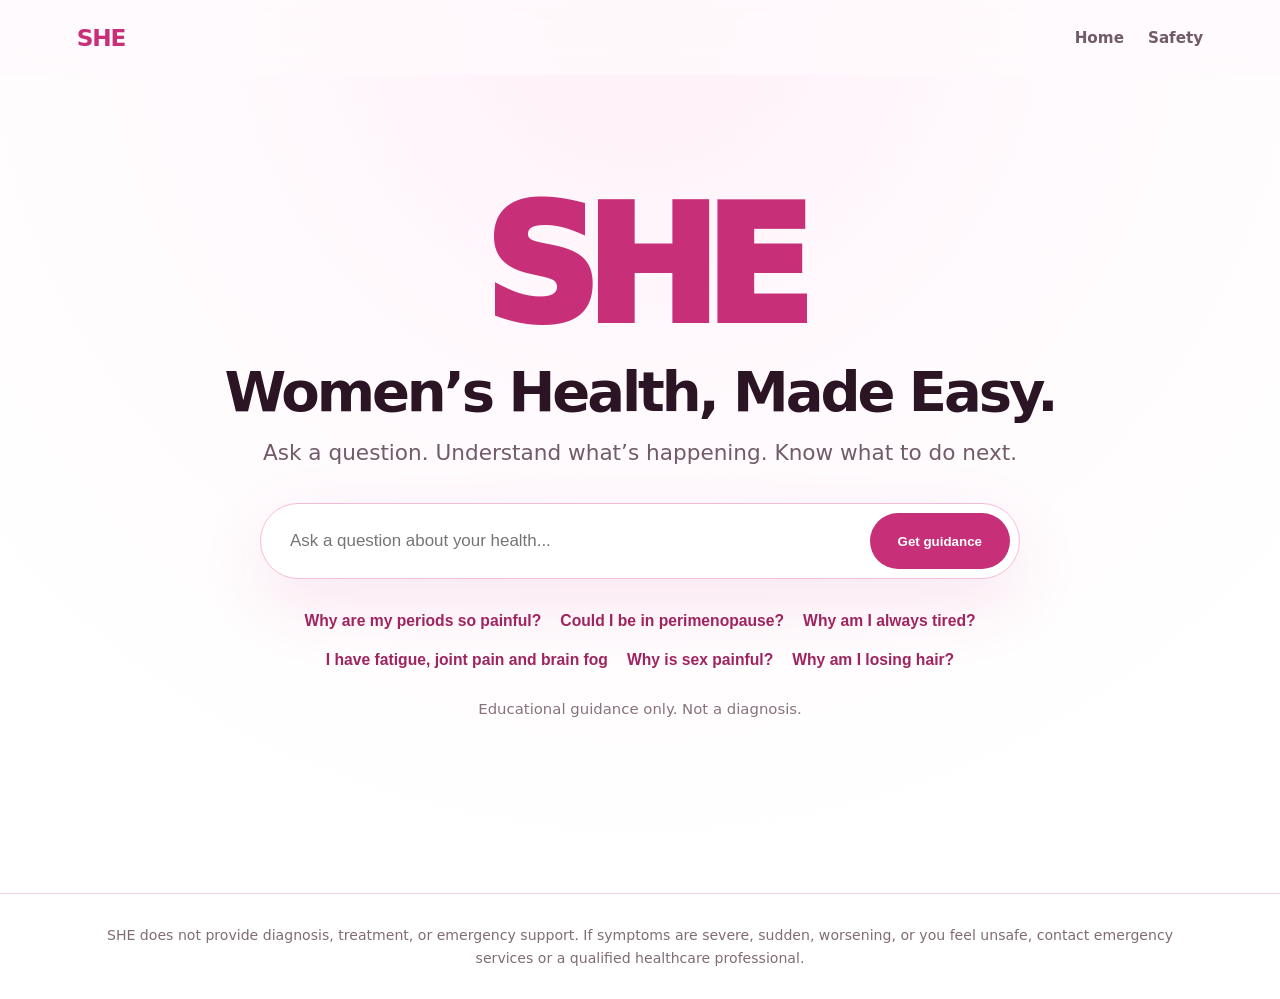
<file: index.html>
<!DOCTYPE html>
<html lang="en">
<head>
  <meta charset="UTF-8" />
  <meta name="viewport" content="width=device-width, initial-scale=1.0" />
  <title>SHE | Women's Health Made Easy</title>
  <link rel="stylesheet" href="style.css" />
</head>
<body>
  <header class="site-header">
    <a class="brand" href="#" onclick="startOver()">SHE</a>
    <nav>
      <a href="#" onclick="startOver()">Home</a>
      <a href="#safety">Safety</a>
    </nav>
  </header>

  <main>
    <section class="hero" id="hero">
      <div class="hero-inner">
        <h1>SHE</h1>
        <p class="headline">Women’s Health, Made Easy.</p>
        <p class="subheadline">Ask a question. Understand what’s happening. Know what to do next.</p>

        <form class="search-wrap" onsubmit="event.preventDefault(); runSearch();">
          <input id="searchInput" type="text" autocomplete="off" placeholder="Ask a question about your health..." />
          <button type="submit">Get guidance</button>
        </form>

        <div class="examples" aria-label="Example searches">
          <button onclick="setQuestion('Why are my periods so painful?')">Why are my periods so painful?</button>
          <button onclick="setQuestion('Could I be in perimenopause?')">Could I be in perimenopause?</button>
          <button onclick="setQuestion('Why am I always tired?')">Why am I always tired?</button>
          <button onclick="setQuestion('I have fatigue, joint pain and brain fog')">I have fatigue, joint pain and brain fog</button>
          <button onclick="setQuestion('Why is sex painful?')">Why is sex painful?</button>
          <button onclick="setQuestion('Why am I losing hair?')">Why am I losing hair?</button>
        </div>

        <p class="trust-line">Educational guidance only. Not a diagnosis.</p>
      </div>
    </section>

    <section class="results" id="results" aria-live="polite">
      <div class="results-top">
        <button class="ghost-btn" onclick="startOver()">← Ask another question</button>
      </div>

      <article class="answer-card intro-card">
        <p class="eyebrow">Your concern</p>
        <h2 id="resultTitle">SHE guidance</h2>
        <p id="concernSummary"></p>
      </article>

      <article class="answer-card">
        <h3>Understanding what may be happening</h3>
        <div id="understanding"></div>
      </article>

      <article class="answer-card thinking-card">
        <h3>Things worth thinking about</h3>
        <p class="small-note">You do not need to answer everything now. These prompts are here to help you notice patterns and explain your concern more clearly.</p>
        <div class="thinking-list" id="thinkingList"></div>
      </article>

      <article class="answer-card">
        <h3>Possible explanations to explore</h3>
        <p class="small-note">This is not a diagnosis. These are possible areas that may be worth discussing with a healthcare professional.</p>
        <div class="explore-grid" id="areas"></div>
      </article>

      <article class="answer-card">
        <h3>Questions you could ask</h3>
        <ul id="questions"></ul>
      </article>

      <article class="answer-card highlight-card">
        <h3>Ready for your appointment</h3>
        <p id="appointment"></p>
        <button class="copy-btn" onclick="copySummary()">Copy summary</button>
      </article>

      <article class="answer-card">
        <h3>Things you can do now</h3>
        <ul id="helps"></ul>
      </article>

      <article class="answer-card">
        <h3>Where you might go next</h3>
        <p id="services"></p>
      </article>

      <article class="answer-card urgent-card" id="urgentCard">
        <h3>Seek medical attention sooner if</h3>
        <p id="urgent"></p>
      </article>
    </section>
  </main>

  <footer id="safety">
    SHE does not provide diagnosis, treatment, or emergency support. If symptoms are severe, sudden, worsening, or you feel unsafe, contact emergency services or a qualified healthcare professional.
  </footer>

  <script src="script.js"></script>
</body>
</html>
</file>
<file: style.css>
:root {
  --pink: #c72f78;
  --pink-dark: #9f245f;
  --pink-soft: #fff3f8;
  --pink-border: #f4bdd5;
  --ink: #2b1423;
  --muted: #725b68;
  --cream: #fffafd;
  --white: #ffffff;
  --shadow: 0 24px 70px rgba(199, 47, 120, 0.11);
}

* { box-sizing: border-box; margin: 0; padding: 0; }

body {
  min-height: 100vh;
  font-family: Inter, ui-sans-serif, system-ui, -apple-system, BlinkMacSystemFont, "Segoe UI", Arial, sans-serif;
  color: var(--ink);
  background: radial-gradient(circle at top, #fff0f7 0, #fffafd 36%, #ffffff 74%);
}

.site-header {
  width: 100%;
  padding: 24px clamp(20px, 6vw, 78px);
  display: flex;
  align-items: center;
  justify-content: space-between;
  position: sticky;
  top: 0;
  z-index: 10;
  backdrop-filter: blur(18px);
  background: rgba(255, 250, 253, 0.74);
}

.brand {
  color: var(--pink);
  text-decoration: none;
  font-size: 1.45rem;
  font-weight: 900;
  letter-spacing: -0.05em;
}

nav { display: flex; gap: 24px; }
nav a {
  color: var(--muted);
  text-decoration: none;
  font-weight: 700;
  font-size: 0.95rem;
}

.hero {
  min-height: calc(100vh - 82px);
  display: grid;
  place-items: center;
  padding: 42px 20px 90px;
}

.hero-inner {
  width: min(880px, 100%);
  text-align: center;
}

h1 {
  font-size: clamp(5rem, 17vw, 10rem);
  line-height: 0.82;
  color: var(--pink);
  font-weight: 950;
  letter-spacing: -0.09em;
  margin-bottom: 30px;
}

.headline {
  font-size: clamp(1.8rem, 4.5vw, 3.5rem);
  font-weight: 900;
  letter-spacing: -0.055em;
  line-height: 1.02;
  margin-bottom: 16px;
}

.subheadline {
  color: var(--muted);
  font-size: clamp(1.05rem, 2vw, 1.35rem);
  line-height: 1.55;
  margin-bottom: 34px;
}

.search-wrap {
  width: min(760px, 100%);
  margin: 0 auto;
  padding: 9px;
  border: 1px solid var(--pink-border);
  background: rgba(255, 255, 255, 0.96);
  box-shadow: var(--shadow);
  border-radius: 999px;
  display: flex;
  gap: 8px;
}

.search-wrap input {
  flex: 1;
  border: 0;
  outline: 0;
  background: transparent;
  padding: 18px 20px;
  font-size: 1.06rem;
  color: var(--ink);
}

.search-wrap button, .copy-btn {
  border: 0;
  background: var(--pink);
  color: white;
  padding: 0 28px;
  border-radius: 999px;
  font-weight: 850;
  cursor: pointer;
  transition: transform .18s ease, background .18s ease;
}

.search-wrap button:hover, .copy-btn:hover { transform: translateY(-1px); background: var(--pink-dark); }

.examples {
  margin: 28px auto 0;
  width: min(760px, 100%);
  display: flex;
  flex-wrap: wrap;
  gap: 11px;
  justify-content: center;
}

.examples button {
  border: 0;
  background: transparent;
  color: var(--pink-dark);
  font-size: 0.98rem;
  font-weight: 750;
  cursor: pointer;
  padding: 5px 4px;
}

.examples button:hover { text-decoration: underline; }

.trust-line {
  margin-top: 26px;
  color: #88717d;
  font-size: 0.93rem;
}

.results {
  display: none;
  width: min(980px, calc(100% - 34px));
  margin: 0 auto;
  padding: 34px 0 90px;
}

.results.active { display: block; }

.results-top { margin-bottom: 18px; }

.ghost-btn {
  border: 1px solid var(--pink-border);
  background: white;
  color: var(--pink-dark);
  border-radius: 999px;
  padding: 12px 16px;
  font-weight: 800;
  cursor: pointer;
}

.answer-card {
  background: rgba(255,255,255,0.96);
  border: 1px solid var(--pink-border);
  border-radius: 28px;
  padding: clamp(22px, 4vw, 34px);
  margin-bottom: 18px;
  box-shadow: 0 14px 42px rgba(199, 47, 120, 0.055);
}

.intro-card {
  background: linear-gradient(135deg, #fff, #fff3f8);
}

.eyebrow {
  text-transform: uppercase;
  letter-spacing: .15em;
  font-size: .76rem;
  font-weight: 900;
  color: var(--muted);
  margin-bottom: 10px;
}

.answer-card h2 {
  font-size: clamp(2rem, 5vw, 3.2rem);
  letter-spacing: -0.055em;
  line-height: 1.04;
  margin-bottom: 18px;
}

.answer-card h3 {
  color: var(--pink);
  font-size: 1.35rem;
  letter-spacing: -0.025em;
  margin-bottom: 14px;
}

.answer-card p, .answer-card li {
  color: #3f2936;
  line-height: 1.78;
  font-size: 1.02rem;
}

.answer-card ul { padding-left: 22px; }
.answer-card li { margin: 8px 0; }

.small-note {
  color: var(--muted) !important;
  font-size: .95rem !important;
  margin-bottom: 18px;
}

.explore-grid {
  display: grid;
  grid-template-columns: repeat(2, minmax(0, 1fr));
  gap: 14px;
}

.explore-item {
  background: var(--pink-soft);
  border: 1px solid #f8d3e4;
  border-radius: 20px;
  padding: 18px;
}

.explore-item strong {
  display: block;
  color: var(--pink-dark);
  margin-bottom: 8px;
}

.highlight-card {
  background: #fff7fb;
}

.copy-btn {
  margin-top: 18px;
  padding: 14px 20px;
}

.urgent-card {
  border-color: #ffc9d4;
  background: #fffafa;
}

footer {
  border-top: 1px solid #f7d7e5;
  color: #806b76;
  font-size: .88rem;
  line-height: 1.6;
  padding: 30px clamp(20px, 6vw, 78px);
  text-align: center;
}

@media (max-width: 720px) {
  .site-header { padding: 18px 20px; }
  nav { gap: 14px; }
  nav a { font-size: .9rem; }
  .hero { align-items: start; padding-top: 84px; }
  h1 { font-size: 5.6rem; }
  .search-wrap { flex-direction: column; border-radius: 28px; }
  .search-wrap button { padding: 16px; }
  .examples { flex-direction: column; align-items: center; }
  .explore-grid { grid-template-columns: 1fr; }
}

.thinking-list {
  display: grid;
  gap: 12px;
  margin-top: 8px;
}

.thinking-item {
  display: flex;
  align-items: flex-start;
  gap: 12px;
  padding: 14px 16px;
  border: 1px solid #f8d3e4;
  background: #fff7fb;
  border-radius: 18px;
  color: #3f2936;
  line-height: 1.55;
  cursor: pointer;
}

.thinking-item input {
  margin-top: 4px;
  accent-color: var(--pink);
  flex: 0 0 auto;
}

.thinking-card {
  background: linear-gradient(135deg, #ffffff, #fff8fc);
}
</file>
